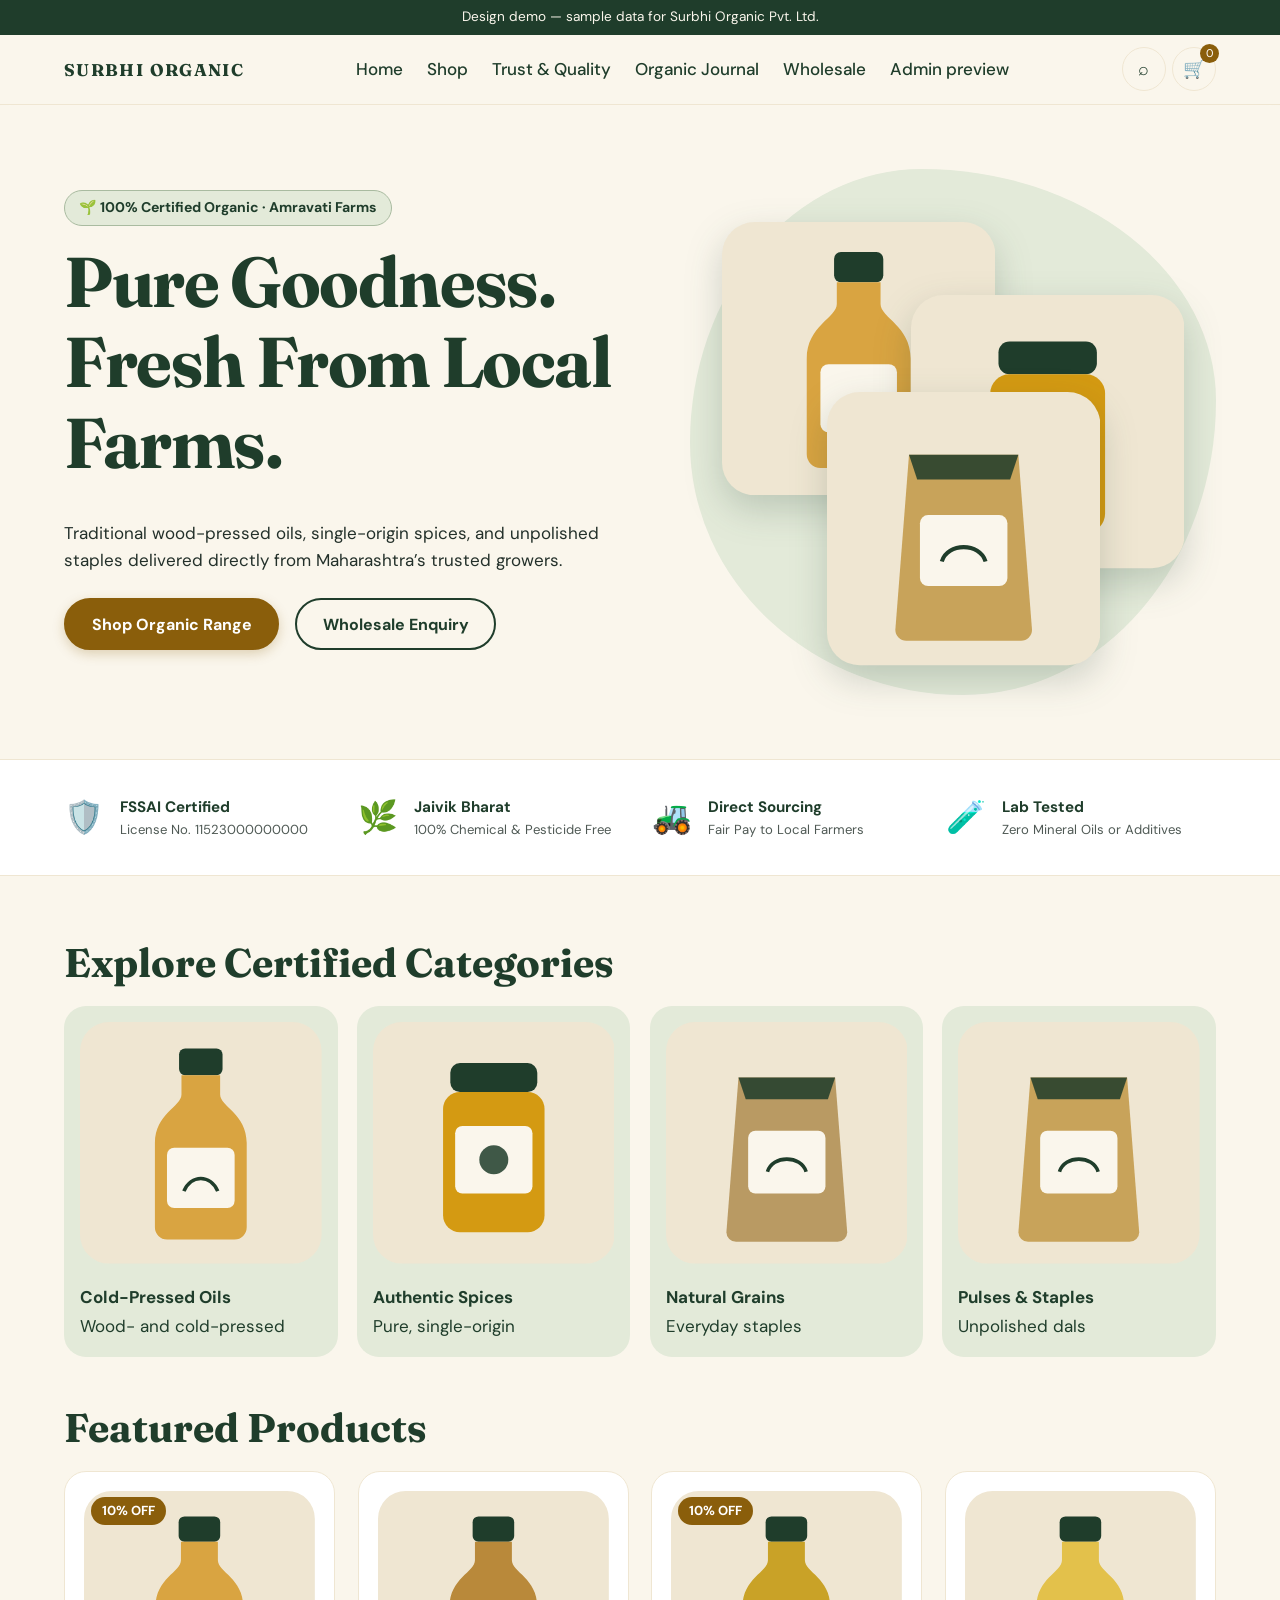
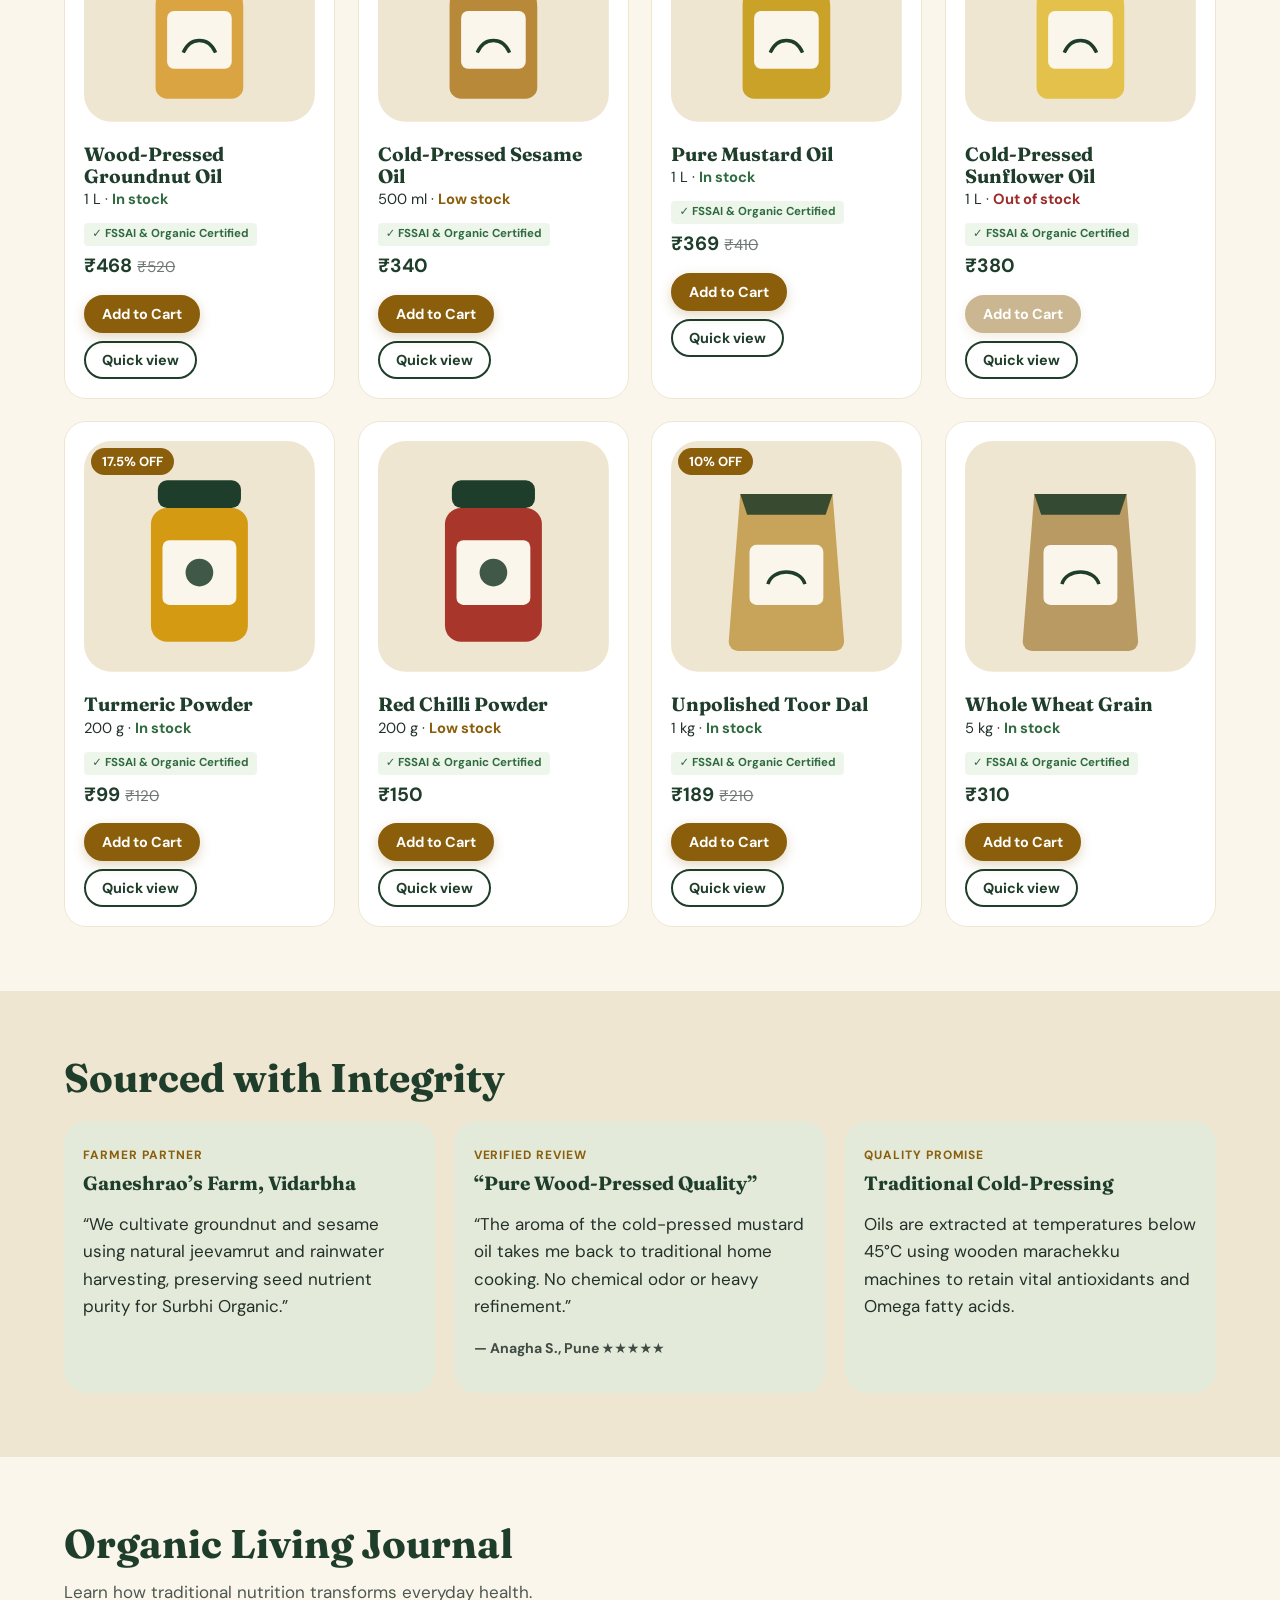
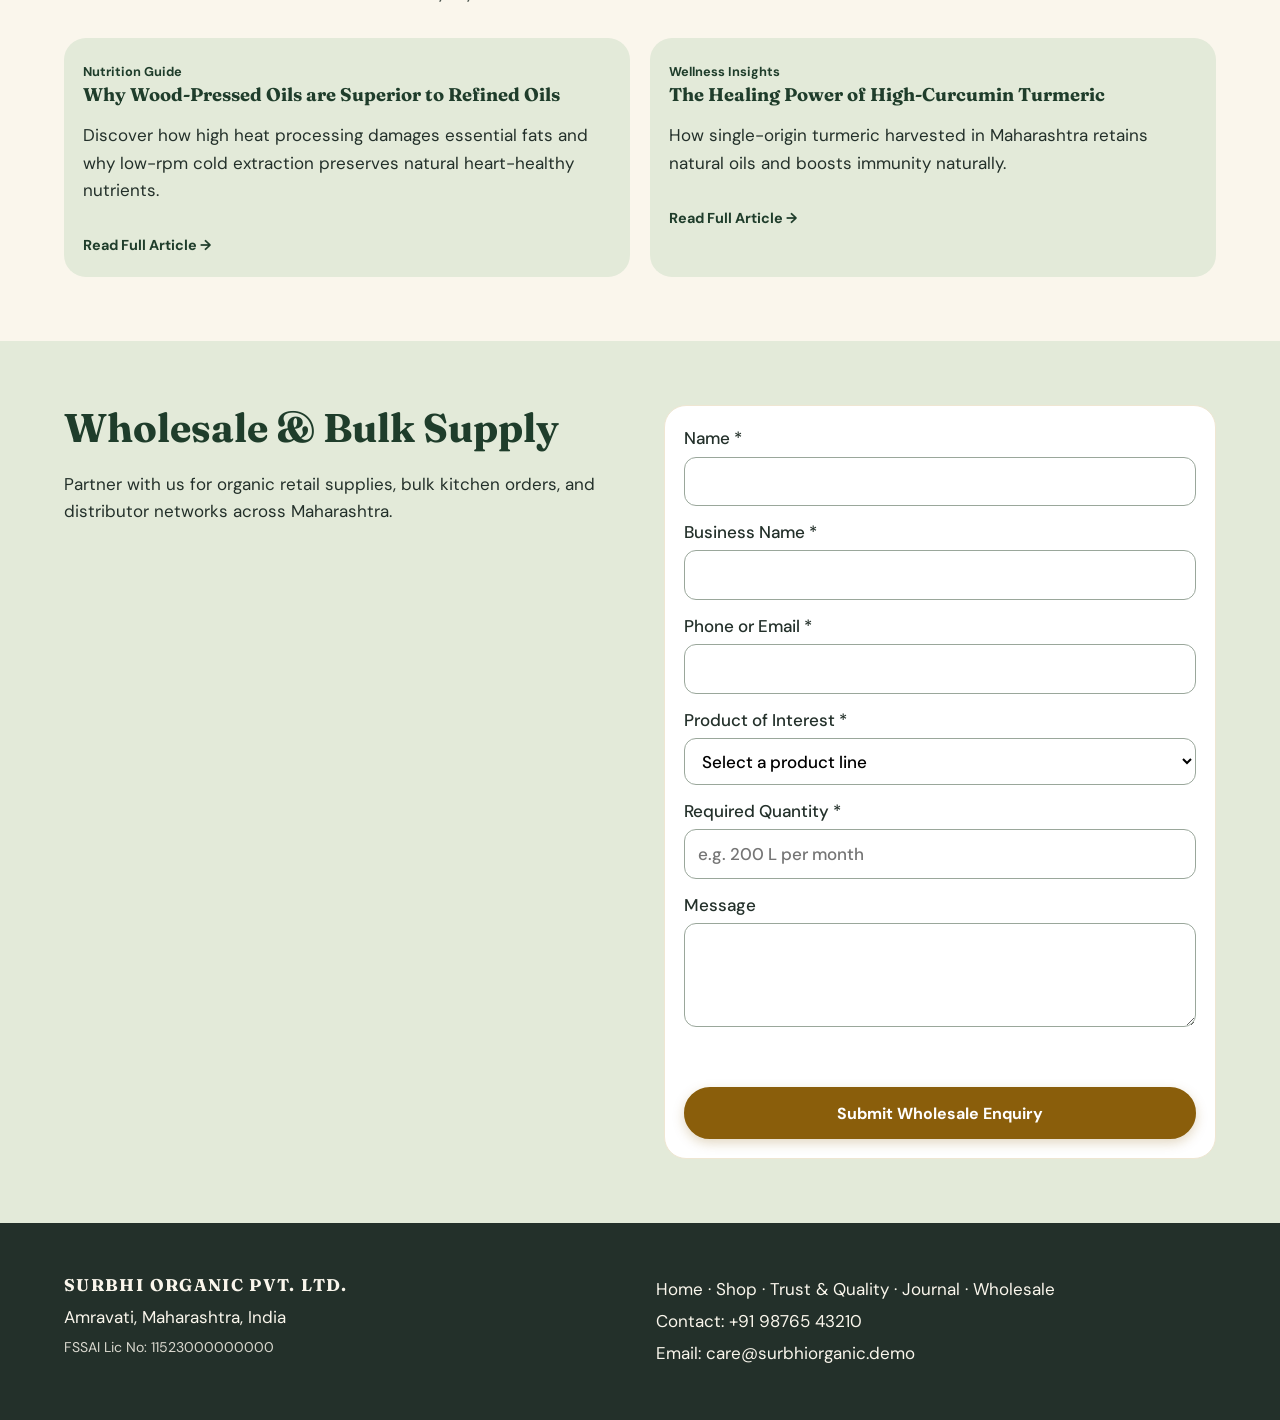
<file: index.html>
<!DOCTYPE html>
<html lang="en">
<head>
  <meta charset="UTF-8">
  <meta name="viewport" content="width=device-width, initial-scale=1">
  <title>Surbhi Organic — Pure & Certified Organic Storefront</title>
  <meta name="description" content="Certified organic wood-pressed oils, spices, and grains directly from Amravati farms. FSSAI & Organic Certified.">
  <link rel="preconnect" href="https://fonts.googleapis.com">
  <link href="https://fonts.googleapis.com/css2?family=Fraunces:opsz,wght@9..144,500;9..144,700&family=DM+Sans:wght@400;500;700&display=swap" rel="stylesheet">
  <link rel="stylesheet" href="style.css">
</head>
<body>
  <div class="demo-bar">Design demo — sample data for Surbhi Organic Pvt. Ltd.</div>

  <!-- 1. NAVIGATION -->
  <header class="nav">
    <a class="logo" href="#home">SURBHI ORGANIC</a>
    <nav aria-label="Main"><ul id="menu">
      <li><a href="#home">Home</a></li>
      <li><a href="#shop">Shop</a></li>
      <li><a href="#trust">Trust & Quality</a></li>
      <li><a href="#journal">Organic Journal</a></li>
      <li><a href="#wholesale">Wholesale</a></li>
      <li><a href="admin.html">Admin preview</a></li>
    </ul></nav>
    <div class="nav-actions">
      <button class="icon-btn" id="searchBtn" aria-label="Search products">⌕</button>
      <button class="icon-btn" id="cartBtn" aria-label="Open cart">🛒<span id="cartCount" class="badge">0</span></button>
      <button class="icon-btn menu-toggle" id="menuBtn" aria-label="Menu" aria-expanded="false">☰</button>
    </div>
    <input id="searchInput" class="search" type="search" placeholder="Search products, e.g. sesame" aria-label="Search products" hidden>
  </header>

  <main id="home">
    <!-- 2. HERO -->
    <section class="hero">
      <div class="hero-copy">
        <span class="badge-trust">🌱 100% Certified Organic · Amravati Farms</span>
        <h1>Pure Goodness. Fresh From Local Farms.</h1>
        <p>Traditional wood-pressed oils, single-origin spices, and unpolished staples delivered directly from Maharashtra’s trusted growers.</p>
        <div class="cta-row">
          <a class="btn primary cta-highlight" href="#shop">Shop Organic Range</a>
          <a class="btn ghost" href="#wholesale">Wholesale Enquiry</a>
        </div>
      </div>
      <div class="hero-art" id="heroArt" aria-hidden="true"></div>
    </section>

    <!-- TRUST BADGES BAR (NEW) -->
    <section class="trust-bar" id="trust">
      <div class="trust-item">
        <span class="trust-icon">🛡️</span>
        <div><strong>FSSAI Certified</strong><p>License No. 11523000000000</p></div>
      </div>
      <div class="trust-item">
        <span class="trust-icon">🌿</span>
        <div><strong>Jaivik Bharat</strong><p>100% Chemical & Pesticide Free</p></div>
      </div>
      <div class="trust-item">
        <span class="trust-icon">🚜</span>
        <div><strong>Direct Sourcing</strong><p>Fair Pay to Local Farmers</p></div>
      </div>
      <div class="trust-item">
        <span class="trust-icon">🧪</span>
        <div><strong>Lab Tested</strong><p>Zero Mineral Oils or Additives</p></div>
      </div>
    </section>

    <!-- 3. CATEGORIES & PRODUCTS -->
    <section class="section" id="shop">
      <h2>Explore Certified Categories</h2>
      <div class="cats" id="cats"></div>
      <div class="section-head">
        <h2 id="productsTitle">Featured Products</h2>
        <button class="btn ghost small-btn" id="clearFilter" hidden>Show all</button>
      </div>
      <div class="grid" id="productGrid" aria-live="polite"></div>
    </section>

    <!-- FARMER STORIES & REVIEWS (NEW) -->
    <section class="section story-trust">
      <h2>Sourced with Integrity</h2>
      <div class="why">
        <article class="card story-card">
          <span class="story-tag">Farmer Partner</span>
          <h3>Ganeshrao’s Farm, Vidarbha</h3>
          <p>“We cultivate groundnut and sesame using natural jeevamrut and rainwater harvesting, preserving seed nutrient purity for Surbhi Organic.”</p>
        </article>
        <article class="card story-card">
          <span class="story-tag">Verified Review</span>
          <h3>“Pure Wood-Pressed Quality”</h3>
          <p>“The aroma of the cold-pressed mustard oil takes me back to traditional home cooking. No chemical odor or heavy refinement.”</p>
          <p class="small"><strong>— Anagha S., Pune ★★★★★</strong></p>
        </article>
        <article class="card story-card">
          <span class="story-tag">Quality Promise</span>
          <h3>Traditional Cold-Pressing</h3>
          <p>Oils are extracted at temperatures below 45°C using wooden marachekku machines to retain vital antioxidants and Omega fatty acids.</p>
        </article>
      </div>
    </section>

    <!-- EDUCATIONAL CONTENT / SEO BLOG (NEW) -->
    <section class="section journal" id="journal">
      <h2>Organic Living Journal</h2>
      <p class="section-sub">Learn how traditional nutrition transforms everyday health.</p>
      <div class="why">
        <article class="card journal-card">
          <span class="blog-date">Nutrition Guide</span>
          <h3>Why Wood-Pressed Oils are Superior to Refined Oils</h3>
          <p>Discover how high heat processing damages essential fats and why low-rpm cold extraction preserves natural heart-healthy nutrients.</p>
          <a href="#" class="read-more">Read Full Article →</a>
        </article>
        <article class="card journal-card">
          <span class="blog-date">Wellness Insights</span>
          <h3>The Healing Power of High-Curcumin Turmeric</h3>
          <p>How single-origin turmeric harvested in Maharashtra retains natural oils and boosts immunity naturally.</p>
          <a href="#" class="read-more">Read Full Article →</a>
        </article>
      </div>
    </section>

    <!-- 8. WHOLESALE -->
    <section class="section wholesale" id="wholesale">
      <div>
        <h2>Wholesale & Bulk Supply</h2>
        <p>Partner with us for organic retail supplies, bulk kitchen orders, and distributor networks across Maharashtra.</p>
      </div>
      <form id="wsForm" class="card" novalidate>
        <label>Name *<input name="name" required autocomplete="name"></label>
        <label>Business Name *<input name="business" required></label>
        <label>Phone or Email *<input name="contact" required></label>
        <label>Product of Interest *
          <select name="product" required><option value="">Select a product line</option><option>Cold-Pressed Oils</option><option>Authentic Spices</option><option>Natural Grains</option><option>Pulses & Staples</option></select>
        </label>
        <label>Required Quantity *<input name="qty" required placeholder="e.g. 200 L per month"></label>
        <label>Message<textarea name="msg" rows="3"></textarea></label>
        <p id="wsMsg" class="form-msg" role="status"></p>
        <button class="btn primary full cta-highlight" type="submit">Submit Wholesale Enquiry</button>
      </form>
    </section>
  </main>

  <!-- 9. FOOTER -->
  <footer class="footer" id="contact">
    <div>
      <strong class="logo">SURBHI ORGANIC PVT. LTD.</strong>
      <p>Amravati, Maharashtra, India</p>
      <p class="small">FSSAI Lic No: 11523000000000</p>
    </div>
    <div>
      <p>Home · Shop · Trust & Quality · Journal · Wholesale</p>
      <p>Contact: +91 98765 43210</p>
      <p>Email: care@surbhiorganic.demo</p>
    </div>
  </footer>

  <!-- Cart drawer -->
  <aside id="cart" class="cart" aria-label="Shopping cart" hidden>
    <div class="cart-head"><h2>Your Organic Basket</h2><button class="icon-btn" id="closeCart" aria-label="Close cart">✕</button></div>
    <div id="cartItems"></div>
    <div class="coupon-row"><input id="couponInput" placeholder="Coupon code" aria-label="Coupon code"><button class="btn ghost small-btn" id="applyCoupon">Apply</button></div>
    <p id="couponMsg" class="form-msg" role="status"></p>
    <div id="cartTotals"></div>
    <button class="btn primary full cta-highlight" id="checkout">Proceed to Checkout</button>
  </aside>

  <dialog id="quick"><div id="quickBody"></div><button class="btn ghost" id="quickClose">Close</button></dialog>
  <div id="toast" class="toast" role="status"></div>

  <script src="store.js"></script>
  <script src="script.js"></script>
</body>
</html>
</file>
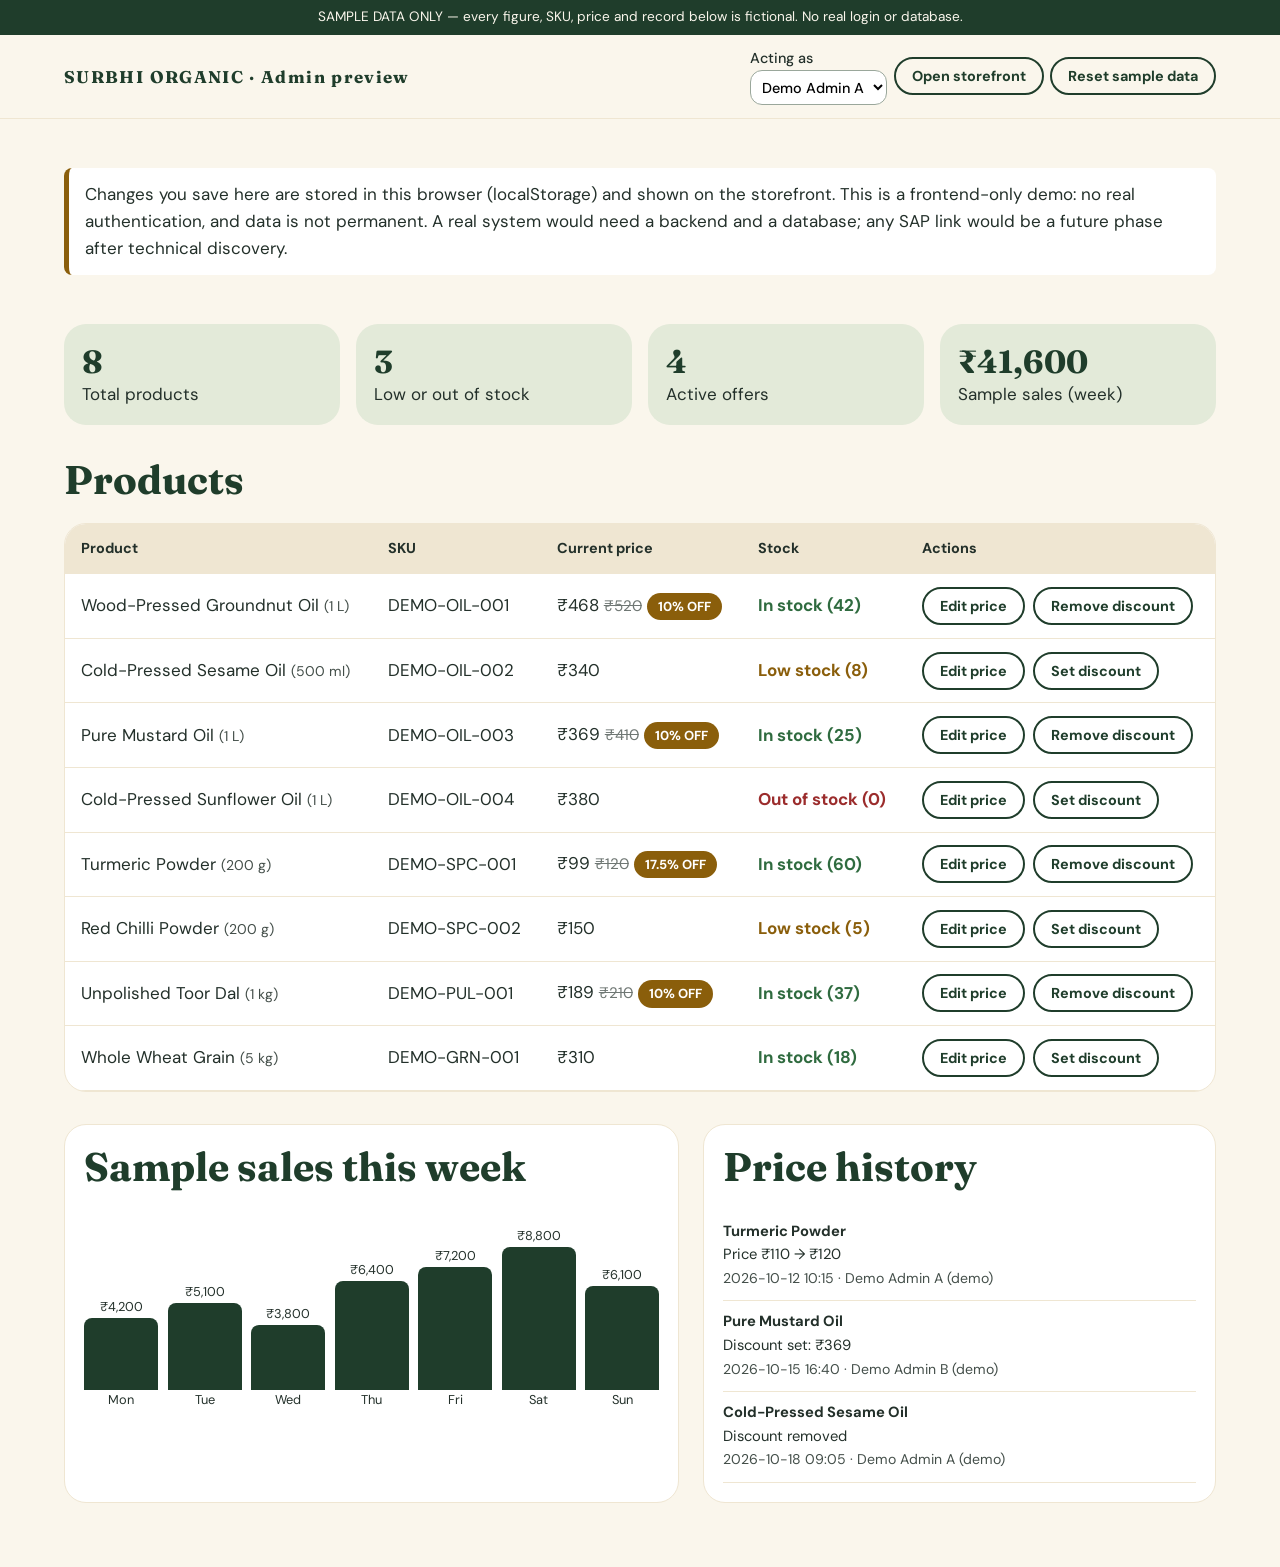
<file: admin.html>
<!DOCTYPE html>
<html lang="en">
<head>
  <meta charset="UTF-8">
  <meta name="viewport" content="width=device-width, initial-scale=1">
  <title>Admin Dashboard Preview — Surbhi Organic (Demo)</title>
  <link rel="preconnect" href="https://fonts.googleapis.com">
  <link href="https://fonts.googleapis.com/css2?family=Fraunces:opsz,wght@9..144,500;9..144,700&family=DM+Sans:wght@400;500;700&display=swap" rel="stylesheet">
  <link rel="stylesheet" href="style.css">
  <link rel="stylesheet" href="admin.css">
</head>
<body>
  <div class="demo-bar">SAMPLE DATA ONLY — every figure, SKU, price and record below is fictional. No real login or database.</div>
  <header class="nav">
    <a class="logo" href="index.html">SURBHI ORGANIC · Admin preview</a>
    <div class="nav-actions admin-tools">
      <label class="who">Acting as
        <select id="adminName"><option>Demo Admin A</option><option>Demo Admin B</option></select>
      </label>
      <a class="btn ghost small-btn" href="index.html" target="_blank" rel="noopener">Open storefront</a>
      <button class="btn ghost small-btn" id="resetBtn">Reset sample data</button>
    </div>
  </header>

  <main class="admin">
    <p class="notice">Changes you save here are stored in this browser (localStorage) and shown on the storefront. This is a frontend-only demo: no real authentication, and data is not permanent. A real system would need a backend and a database; any SAP link would be a future phase after technical discovery.</p>

    <section class="stats" id="stats" aria-label="Summary"></section>

    <section>
      <h2>Products</h2>
      <div class="table-wrap">
        <table>
          <thead><tr><th>Product</th><th>SKU</th><th>Current price</th><th>Stock</th><th>Actions</th></tr></thead>
          <tbody id="rows"></tbody>
        </table>
      </div>
    </section>

    <section class="two">
      <div class="card"><h2>Sample sales this week</h2><div class="chart" id="chart" role="img" aria-label="Bar chart of sample daily sales"></div></div>
      <div class="card"><h2>Price history</h2><ul class="history" id="history"></ul></div>
    </section>
  </main>

  <dialog id="editDlg">
    <form method="dialog" id="editForm" novalidate>
      <h2 id="editTitle">Edit product</h2>
      <label>Original price (₹)<input id="fPrice" type="number" min="0" step="1"></label>
      <label>Discounted price (₹) — leave empty for no discount<input id="fDisc" type="number" min="0" step="1"></label>
      <p id="fPreview" class="form-msg" aria-live="polite"></p>
      <div class="card-actions">
        <button class="btn primary" id="saveBtn" type="submit">Save changes</button>
        <button class="btn ghost" id="rmDisc" type="button">Remove discount</button>
        <button class="btn ghost" id="cancelBtn" type="button">Cancel</button>
      </div>
    </form>
  </dialog>
  <div id="toast" class="toast" role="status"></div>

  <script src="store.js"></script>
  <script src="admin.js"></script>
</body>
</html>
</file>
<file: style.css>
/* style.css — storefront + shared styles. Colours live in :root so they are easy to change. */
:root{
  --forest:#1F3D2B; --sage:#A9BBA0; --sage-soft:#E3EAD9; --cream:#FAF6EC; --beige:#EFE6D2;
  --ochre:#8A5E0B; --ink:#23302A; --red:#9B2C2C; --green:#2F6B3F; --radius:22px;
  --serif:"Fraunces",Georgia,serif; --sans:"DM Sans",system-ui,sans-serif;
}
*{box-sizing:border-box}
[hidden]{display:none!important}
html{scroll-behavior:smooth;scroll-padding-top:90px}
body{margin:0;background:var(--cream);color:var(--ink);font:17px/1.6 var(--sans)}
h1,h2,h3{font-family:var(--serif);color:var(--forest);line-height:1.15;margin:0 0 .5em}
h1{font-size:clamp(2.5rem,6vw,4.4rem);letter-spacing:-.02em}
h2{font-size:clamp(1.8rem,3.5vw,2.5rem)} h3{font-size:1.2rem}
a{color:var(--forest)} :focus-visible{outline:3px solid var(--ochre);outline-offset:2px}
.small{font-size:.88rem;opacity:.85}
.demo-bar{background:var(--forest);color:var(--cream);text-align:center;font-size:.85rem;padding:.4rem 1rem}

/* Navigation */
.nav{position:sticky;top:0;z-index:20;display:flex;align-items:center;justify-content:space-between;gap:1rem;flex-wrap:wrap;padding:.8rem 5vw;background:rgba(250,246,236,.96);border-bottom:1px solid var(--beige);backdrop-filter:blur(6px)}
.logo{font-family:var(--serif);font-weight:700;letter-spacing:.08em;color:var(--forest);text-decoration:none}
.nav ul{display:flex;gap:1.5rem;list-style:none;margin:0;padding:0}
.nav ul a{text-decoration:none;font-weight:500;padding:.3rem 0;border-bottom:2px solid transparent}
.nav ul a:hover{border-color:var(--ochre)}
.nav-actions{display:flex;gap:.4rem}
.icon-btn{position:relative;background:none;border:1px solid var(--beige);border-radius:50%;width:44px;height:44px;font-size:1.15rem;cursor:pointer;color:var(--forest)}
.icon-btn:hover{background:var(--sage-soft)}
.badge{position:absolute;top:-4px;right:-4px;background:var(--ochre);color:#fff;border-radius:99px;font-size:.7rem;min-width:19px;line-height:19px;font-family:var(--sans)}
.menu-toggle{display:none}
.search{width:100%;padding:.7rem 1rem;border:1px solid var(--sage);border-radius:99px;font:inherit}

/* Buttons */
.btn{display:inline-block;border-radius:99px;padding:.85rem 1.6rem;font:700 1rem var(--sans);cursor:pointer;text-decoration:none;border:2px solid var(--forest);transition:transform .15s,background .15s}
.btn.primary{background:var(--forest);color:var(--cream)} .btn.primary:hover{background:#2c5640;transform:translateY(-2px)}
.btn.ghost{background:transparent;color:var(--forest)} .btn.ghost:hover{background:var(--sage-soft)}
.btn:disabled{opacity:.45;cursor:not-allowed;transform:none}
.small-btn{padding:.5rem 1rem;font-size:.9rem} .full{width:100%}

/* Hero */
.hero{display:grid;grid-template-columns:1.1fr 1fr;gap:3rem;align-items:center;padding:4rem 5vw}
.hero p{max-width:34em}.cta-row{display:flex;gap:1rem;flex-wrap:wrap;margin:1.5rem 0}
.hero-art{position:relative;aspect-ratio:1/1;background:var(--sage-soft);border-radius:44% 56% 48% 52%/52% 44% 56% 48%}
.hero-item{position:absolute;width:52%;filter:drop-shadow(0 14px 18px rgba(31,61,43,.2));animation:rise .9s ease both}
.hero-item.h0{left:6%;top:10%}.hero-item.h1{right:6%;top:24%;animation-delay:.15s}.hero-item.h2{left:26%;bottom:4%;animation-delay:.3s}
@keyframes rise{from{opacity:0;transform:translateY(22px)}to{opacity:1;transform:none}}
@media (prefers-reduced-motion:reduce){*{animation:none!important;transition:none!important;scroll-behavior:auto}}

/* Sections */
.section{padding:4rem 5vw}
.section-head{display:flex;justify-content:space-between;align-items:center;gap:1rem;margin-top:3rem}
.cats{display:grid;grid-template-columns:repeat(auto-fit,minmax(210px,1fr));gap:1.2rem}
.cat{display:flex;flex-direction:column;align-items:flex-start;gap:.15rem;text-align:left;padding:1rem;background:var(--sage-soft);border:0;border-radius:var(--radius);cursor:pointer;font:inherit;color:var(--forest);transition:transform .2s,box-shadow .2s}
.cat:hover{transform:translateY(-4px);box-shadow:0 12px 24px rgba(31,61,43,.14)}
.cat-art{width:100%;border-radius:16px;overflow:hidden;margin-bottom:.6rem}
.card{background:#fff;border-radius:var(--radius);padding:1.2rem;border:1px solid var(--beige)}
.grid{display:grid;grid-template-columns:repeat(auto-fill,minmax(235px,1fr));gap:1.4rem}
.product{position:relative;transition:transform .2s,box-shadow .2s}
.product:hover{transform:translateY(-4px);box-shadow:0 14px 28px rgba(31,61,43,.13)}
.product .art{border-radius:16px;overflow:hidden;margin-bottom:.8rem}
.product h3{margin-bottom:.1rem}.size{margin:0 0 .4rem;font-size:.92rem}
.price{margin:.3rem 0 .8rem;font-size:1.2rem}.now{font-weight:700;color:var(--forest)}.was{opacity:.65;font-size:.95rem}
.promo{position:absolute;top:1.6rem;left:1.6rem;background:var(--ochre);color:#fff;font-weight:700;font-size:.82rem;padding:.2rem .7rem;border-radius:99px;z-index:1}
.promo.inline{position:static;display:inline-block}
.card-actions{display:flex;gap:.5rem;flex-wrap:wrap}
.stock{font-weight:700}.stock.ok{color:var(--green)}.stock.low{color:var(--ochre)}.stock.out{color:var(--red)}

.offers{display:grid;grid-template-columns:1.2fr 1fr;gap:3rem;background:var(--beige)}
.coupon-list{padding-left:1.1rem}code{background:var(--forest);color:var(--cream);padding:.1rem .5rem;border-radius:6px}
label{display:block;font-weight:500;margin-bottom:.8rem}
input,select,textarea{display:block;width:100%;margin-top:.25rem;padding:.65rem .8rem;border:1px solid #9aa79b;border-radius:12px;font:inherit;background:#fff}
.calc-out{font-weight:700;color:var(--forest);min-height:3em}
.story{background:var(--forest);color:var(--cream)} .story h2{color:var(--cream)} .story p{max-width:46em}
.why{display:grid;grid-template-columns:repeat(auto-fit,minmax(220px,1fr));gap:1.2rem}
.why .card{background:var(--sage-soft);border:0}
.wholesale{display:grid;grid-template-columns:1fr 1fr;gap:3rem;background:var(--sage-soft)}
.notice{background:#fff;border-left:5px solid var(--ochre);padding:.8rem 1rem;border-radius:8px}
.form-msg{min-height:1.5em;font-weight:500}.form-msg.ok{color:var(--green)}.form-msg.err{color:var(--red)}

.footer{display:grid;grid-template-columns:repeat(auto-fit,minmax(220px,1fr));gap:2rem;padding:3rem 5vw;background:var(--ink);color:var(--cream)}
.footer .logo{color:var(--cream)}.footer p{margin:.3rem 0}

/* Cart drawer, dialog, toast */
.cart{position:fixed;top:0;right:0;z-index:40;width:min(400px,100%);height:100%;overflow:auto;background:var(--cream);padding:1.2rem;box-shadow:-10px 0 30px rgba(0,0,0,.2)}
.cart-head{display:flex;justify-content:space-between;align-items:center}
.line{display:flex;justify-content:space-between;gap:1rem;padding:.7rem 0;border-bottom:1px solid var(--beige)}
.qty{display:flex;align-items:center;gap:.5rem}.qty button{width:32px;height:32px;border-radius:50%;border:1px solid var(--forest);background:#fff;cursor:pointer}
.coupon-row{display:flex;gap:.5rem;margin-top:1rem}.coupon-row input{margin:0}
dialog{border:0;border-radius:var(--radius);padding:1.5rem;max-width:640px;width:92%;background:var(--cream)}
dialog::backdrop{background:rgba(31,61,43,.55)}
.quick{display:grid;grid-template-columns:1fr 1.2fr;gap:1.2rem;margin-bottom:1rem}.quick .art{border-radius:16px;overflow:hidden}
.toast{position:fixed;bottom:20px;left:50%;transform:translate(-50%,30px);opacity:0;background:var(--forest);color:#fff;padding:.7rem 1.2rem;border-radius:99px;transition:.25s;z-index:60;pointer-events:none}
.toast.show{opacity:1;transform:translate(-50%,0)}

/* Mobile */
@media (max-width:820px){
  .hero,.offers,.wholesale,.quick{grid-template-columns:1fr}
  .menu-toggle{display:inline-block}
  .nav ul{display:none;flex-direction:column;gap:.4rem;width:100%;order:5}.nav ul.open{display:flex}
  .nav nav{order:5;width:100%}
}

/* ---- BRAND & TRUST EXTENSIONS ---- */
.badge-trust {
  display: inline-block;
  background: var(--sage-soft);
  color: var(--forest);
  font-weight: 700;
  font-size: 0.88rem;
  padding: 0.35rem 0.9rem;
  border-radius: 99px;
  margin-bottom: 1rem;
  border: 1px solid var(--sage);
}

/* High contrast primary CTA buttons */
.cta-highlight {
  background: var(--ochre) !important;
  border-color: var(--ochre) !important;
  color: #fff !important;
  box-shadow: 0 4px 12px rgba(138, 94, 11, 0.25);
}
.cta-highlight:hover {
  background: #734e09 !important;
  transform: translateY(-2px);
}

/* Trust Bar */
.trust-bar {
  display: grid;
  grid-template-columns: repeat(auto-fit, minmax(220px, 1fr));
  gap: 1.5rem;
  padding: 2rem 5vw;
  background: #fff;
  border-top: 1px solid var(--beige);
  border-bottom: 1px solid var(--beige);
}
.trust-item {
  display: flex;
  align-items: center;
  gap: 1rem;
}
.trust-icon {
  font-size: 2rem;
}
.trust-item strong {
  display: block;
  color: var(--forest);
  font-size: 0.95rem;
}
.trust-item p {
  margin: 0;
  font-size: 0.82rem;
  opacity: 0.8;
}

/* Story & Journal cards */
.story-trust { background: var(--beige); }
.story-tag {
  display: inline-block;
  font-size: 0.75rem;
  text-transform: uppercase;
  letter-spacing: 0.08em;
  color: var(--ochre);
  font-weight: 700;
  margin-bottom: 0.4rem;
}
.journal { background: var(--cream); }
.section-sub { margin-top: -0.5rem; margin-bottom: 2rem; opacity: 0.8; }
.journal-card h3 { font-size: 1.15rem; margin-bottom: 0.5rem; }
.blog-date { font-size: 0.8rem; font-weight: 700; color: var(--forest); }
.read-more { display: inline-block; margin-top: 0.8rem; font-weight: 700; text-decoration: none; font-size: 0.9rem; color: var(--forest); }
.read-more:hover { text-decoration: underline; }

.cert-badge {
  display: inline-block;
  background: #eef6ec;
  color: var(--green);
  font-size: 0.72rem;
  font-weight: 700;
  padding: 0.15rem 0.5rem;
  border-radius: 4px;
  margin-top: 0.3rem;
}
</file>
<file: admin.css>
/* admin.css — extra styles for the dashboard only. Base styles come from style.css. */
.admin{padding:2rem 5vw 4rem;display:grid;gap:2rem}
.admin-tools{align-items:center;flex-wrap:wrap}.who{margin:0;font-size:.9rem}.who select{margin:0;padding:.4rem}
.stats{display:grid;grid-template-columns:repeat(auto-fit,minmax(190px,1fr));gap:1rem}
.stat{background:var(--sage-soft);border-radius:var(--radius);padding:1.1rem}
.stat strong{display:block;font:700 2rem var(--serif);color:var(--forest)}
.table-wrap{overflow-x:auto;background:#fff;border-radius:var(--radius);border:1px solid var(--beige)}
table{width:100%;border-collapse:collapse;min-width:640px}
th,td{text-align:left;padding:.8rem 1rem;border-bottom:1px solid var(--beige)}th{background:var(--beige);font-size:.9rem}
.two{display:grid;grid-template-columns:1.2fr 1fr;gap:1.5rem}
.chart{display:flex;align-items:flex-end;gap:.6rem;height:200px;padding-top:1rem}
.bar{flex:1;display:flex;flex-direction:column;justify-content:flex-end;align-items:center;height:100%;font-size:.8rem}
.bar i{display:block;width:100%;background:var(--forest);border-radius:8px 8px 0 0;min-height:4px}
.history{list-style:none;margin:0;padding:0}.history li{padding:.6rem 0;border-bottom:1px solid var(--beige);font-size:.92rem}
@media (max-width:820px){.two{grid-template-columns:1fr}}
</file>
